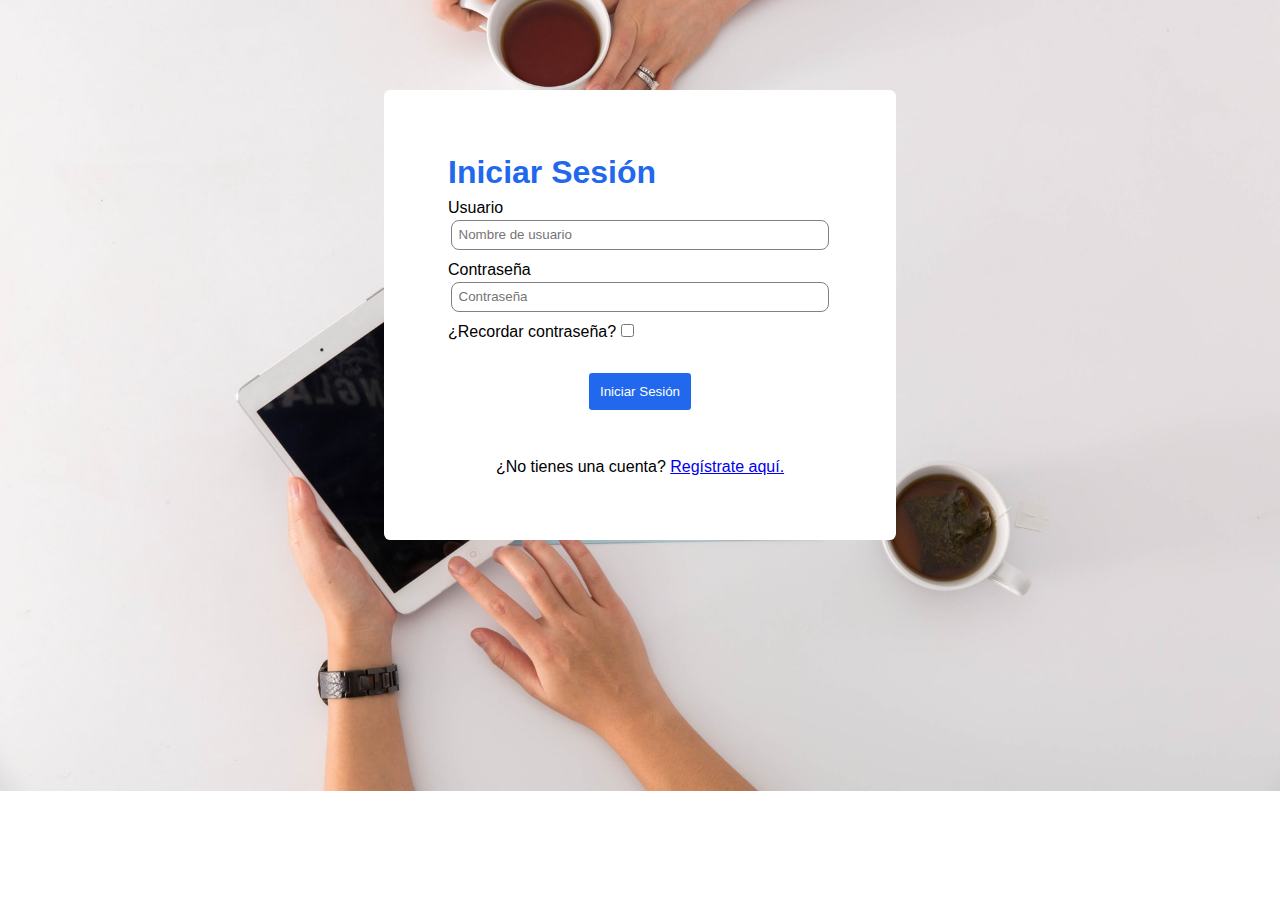
<file: ejercicioRegistro/index.html>
<!DOCTYPE html>
<html lang="es">
  <head>
    <meta charset="UTF-8" />
    <meta http-equiv="X-UA-Compatible" content="IE=edge" />
    <meta name="viewport" content="width=device-width, initial-scale=1.0" />
    <title>Iniciar Sesi&oacute;n</title>

    <!-- Estilos de CSS -->
    <link rel="stylesheet" href="./styles/styles.css" />
  </head>
  <body class="bg-general">
    <!-- Sección Login -->
    <section class="screen-form">
      <!-- Contenedor del formulario-->
      <div class="bg-white form-container">

    <form action="" method="POST">

        <!-- Contenedor del título-->
          <div>
            <h1 class="header-color">Iniciar Sesi&oacute;n</h1>  
          </div>

        <!-- Inputs de inicio de sesión -->

          <div class="input-container">
            <label for="usuario">Usuario</label>
            <input type="text" id="usuario" required placeholder="Nombre de usuario">    
            </label>
          </div>

          <div class="input-container">
            <label for="password">Contraseña</label>
            <input type="password" id="password" required placeholder="Contraseña">    
            </label>
          </div>

        <div class="checkbox-container">
          <label for="check">¿Recordar contraseña?</label>
          <input type="checkbox" id="check">
        </div>

        <div class="btn-login-container">
            <button type="submit">Iniciar Sesi&oacute;n</button>
          </div>

        <div class="reg-link">
        <p>¿No tienes una cuenta?&nbsp<a href="./registro.html"> Reg&iacute;strate aqu&iacute;.</a></p> 
        </div>
         
    </form>

      </div>
    </section>
  </body>
</html>
</file>
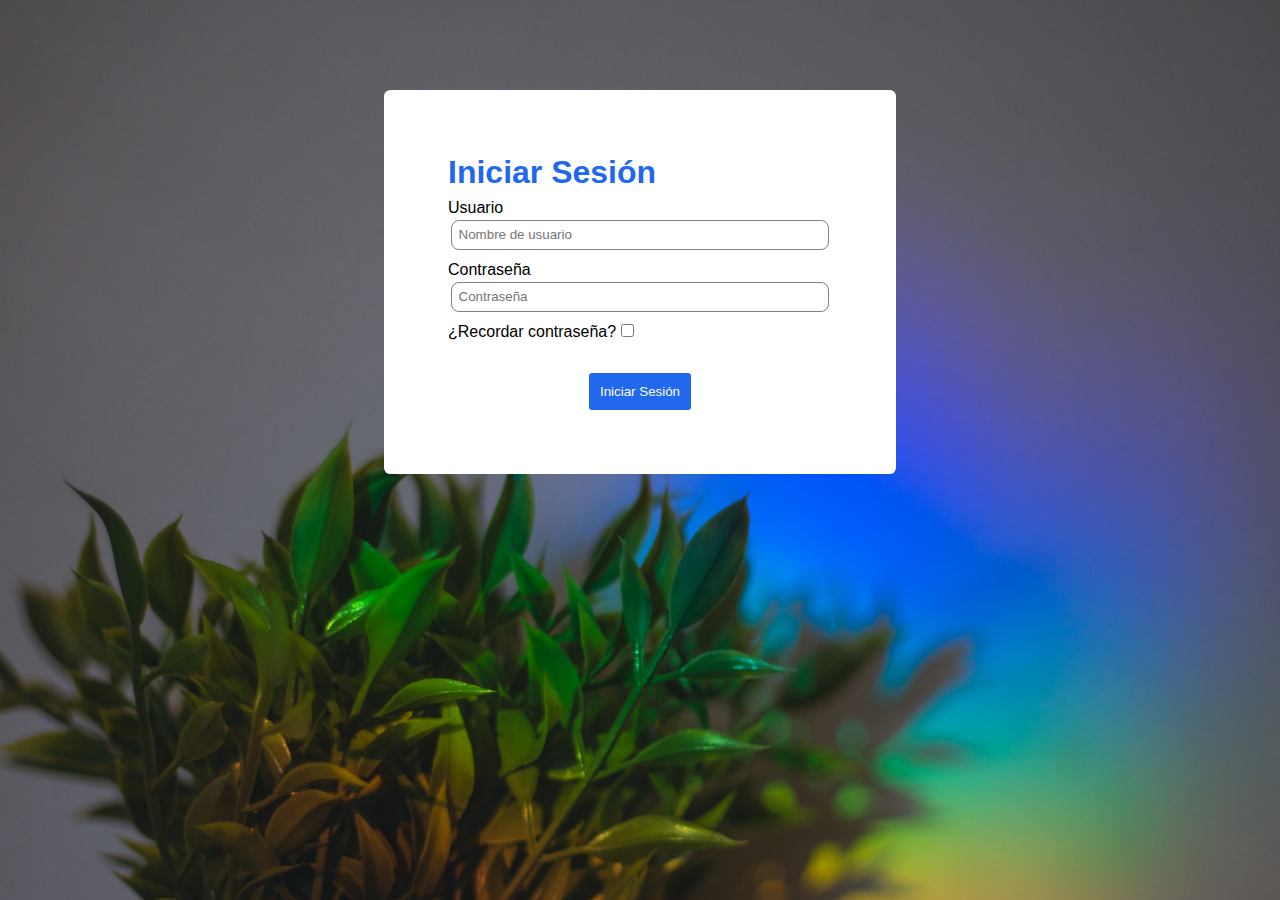
<file: formularioHTML/index.html>
<!DOCTYPE html>
<html lang="es">
  <head>
    <meta charset="UTF-8" />
    <meta http-equiv="X-UA-Compatible" content="IE=edge" />
    <meta name="viewport" content="width=device-width, initial-scale=1.0" />
    <title>Iniciar Sesi&oacute;n</title>

    <!-- Estilos de CSS -->
    <link rel="stylesheet" href="./styles/styles.css" />
  </head>
  <body class="bg-planta">
    <!-- Sección Login -->
    <section class="screen-form">
      <!-- Contenedor del formulario-->
      <div class="bg-white form-container">

    <form action="" method="POST">

        <!-- Contenedor del título-->
          <div>
            <h1 class="header-color">Iniciar Sesi&oacute;n</h1>  
          </div>

        <!-- Inputs de inicio de sesión -->

          <div class="input-container">
            <label for="usuario">Usuario</label>
            <input type="text" id="usuario" required placeholder="Nombre de usuario">    
            </label>
          </div>

          <div class="input-container">
            <label for="password">Contraseña</label>
            <input type="password" id="password" required placeholder="Contraseña">    
            </label>
          </div>

        <div class="checkbox-container">
          <label for="check">¿Recordar contraseña?</label>
          <input type="checkbox" id="check">
        </div>

        <div class="btn-login-container">
            <button type="submit">Iniciar Sesi&oacute;n</button>
          </div>
         
    </form>

      </div>
    </section>
  </body>
</html>
</file>
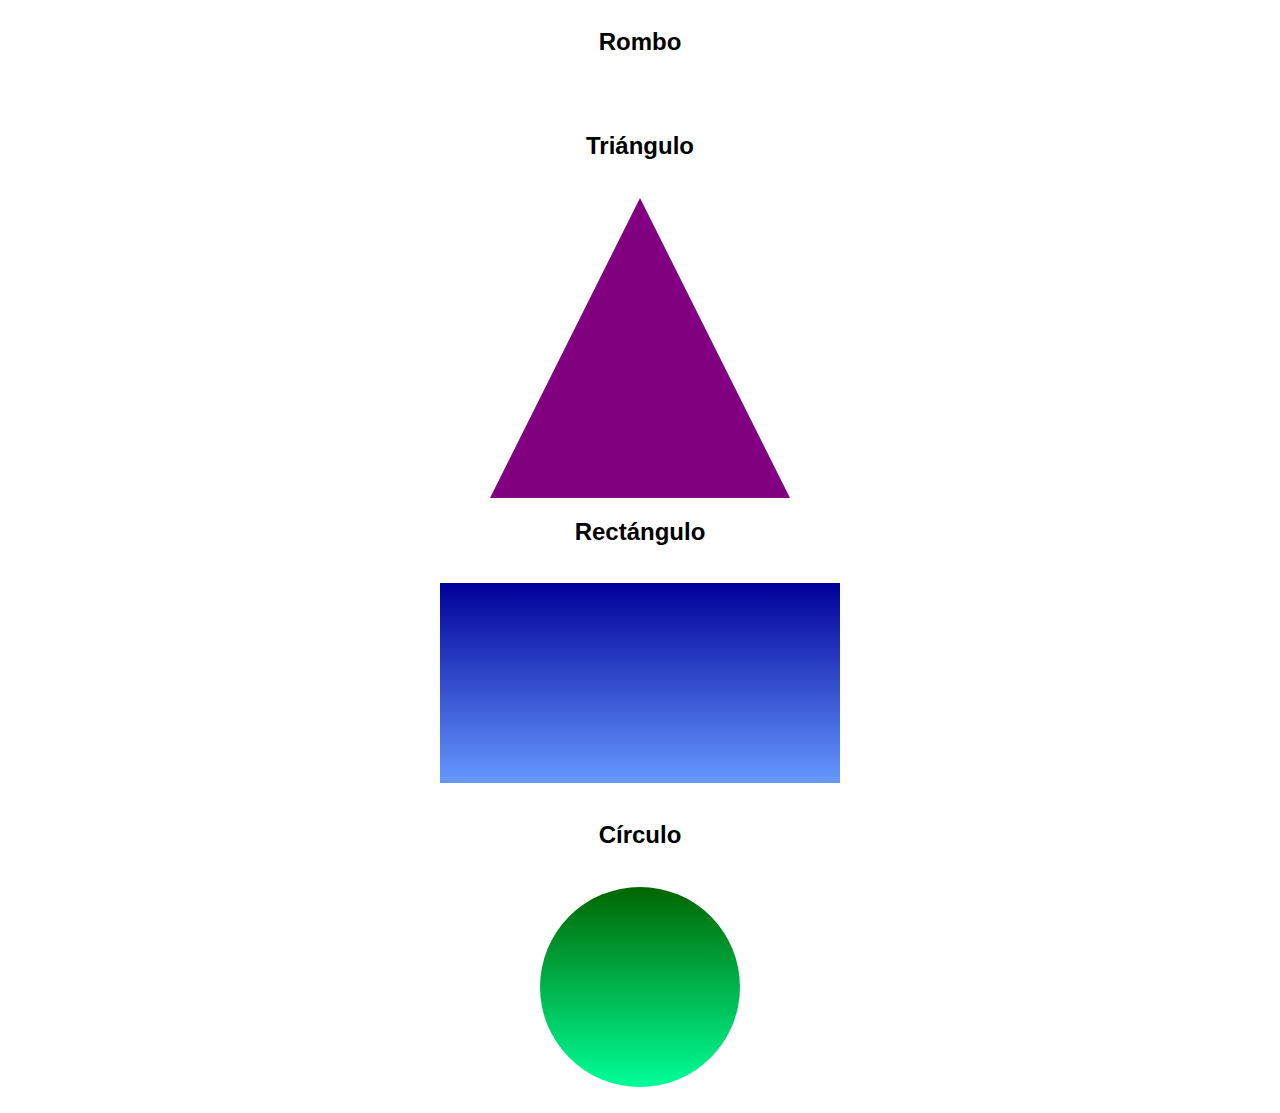
<file: quiz1/index.html>
<!DOCTYPE html>
<html lang="en">
  <head>
    <meta charset="UTF-8" />
    <meta http-equiv="X-UA-Compatible" content="IE=edge" />
    <meta name="viewport" content="width=device-width, initial-scale=1.0" />
    <link rel="stylesheet" href="./styles/styles.css" />
    <title>Figuras</title>
  </head>
  <body>
 <header class="imagenes">
    <section class="titulos">
    <h2>Círculo</h2>
    <br>
    <div class="circulo"></div>
    <br>
</section>
    
<section class="titulos">
    <h2>Rectángulo</h2>
    <br>
    <div class="rectangulo"></div>
    <br>
</section>

<section class="titulos">
    <h2>Triángulo</h2>
    <br>
    <div class="triangulo">
    <br>
    </div>
</section>

<section class="titulos">
    <h2>Rombo</h2>
    <br>
    <div class="rombo"></div>
    <br>
    </div>
</section>
</header>

<!-- No pude más, profe-->
  </body>
</html>
</file>
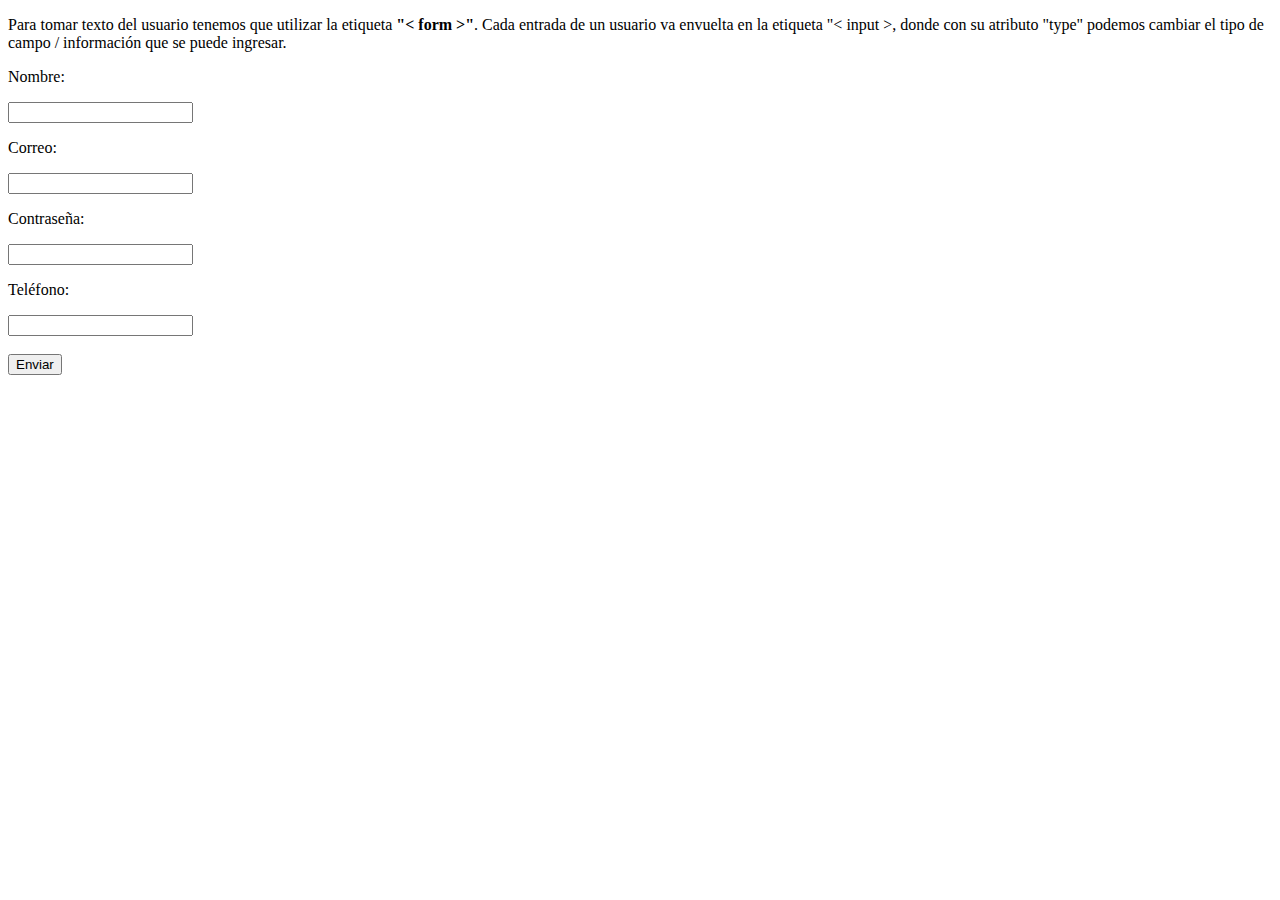
<file: tareaFormsBIT/index.html>
<!DOCTYPE html>
<html lang="en">
  <head>
    <meta charset="UTF-8" />
    <meta http-equiv="X-UA-Compatible" content="IE=edge" />
    <meta name="viewport" content="width=device-width, initial-scale=1.0" />
    <title>Document</title>
  </head>
  <body>
    <p>
      Para tomar texto del usuario tenemos que utilizar la etiqueta
      <b>"< form >"</b>. Cada entrada de un usuario va envuelta en la etiqueta
      "< input >, donde con su atributo "type" podemos cambiar el tipo de campo
      / información que se puede ingresar.
    </p>
    <form>
      <p>Nombre:</p>
      <input type="text" />
      <p>Correo:</p>
      <input type="email" />
      <p>Contraseña:</p>
      <input type="password" />
      <p>Teléfono:</p>
      <input type="number" /> <br /><br />
      <input type="submit" value="Enviar" />
    </form>
  </body>
</html>
</file>
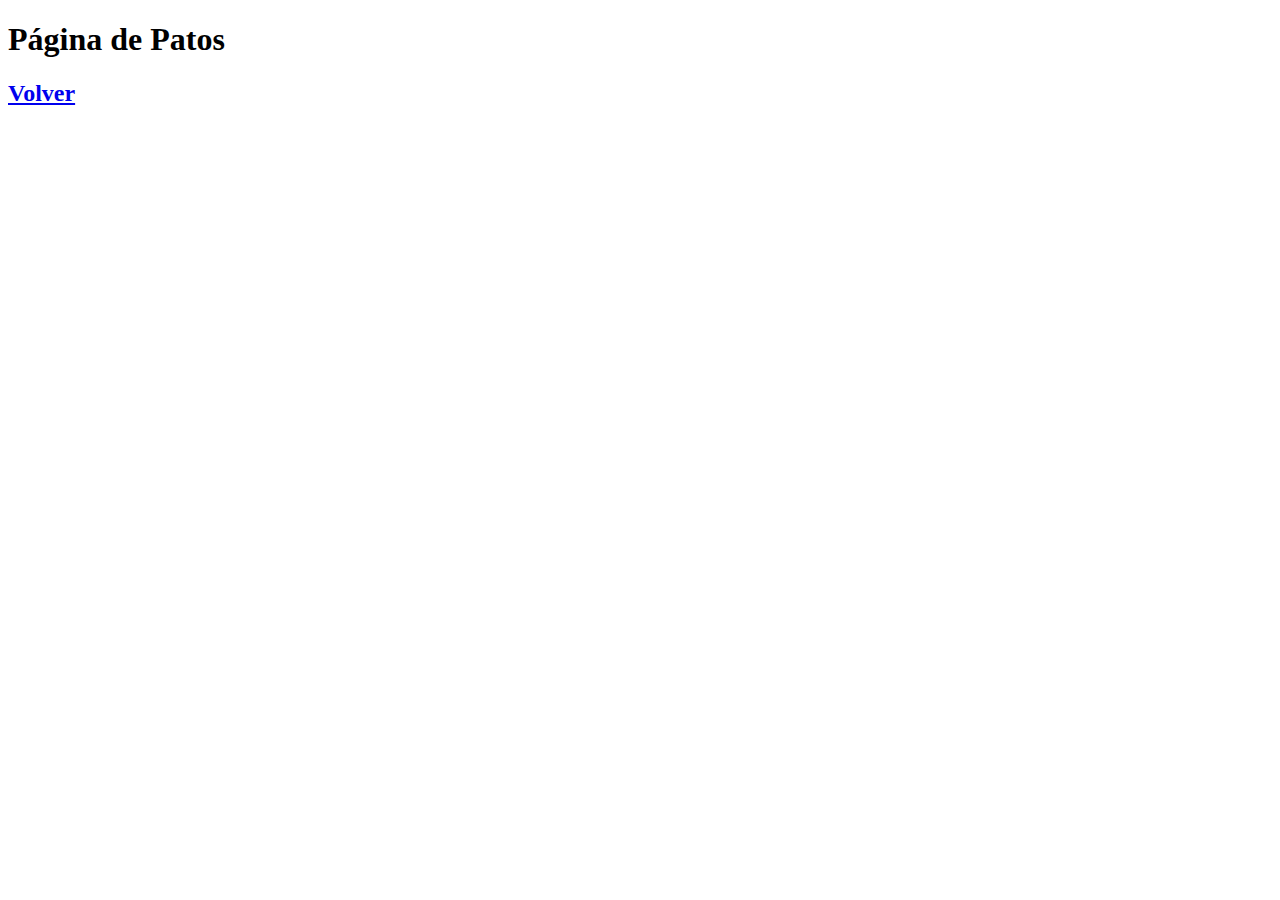
<file: clase1HTML/patos.html>
<!DOCTYPE html>
<html lang="es">
  <head>
    <meta charset="UTF-8" />
    <meta http-equiv="X-UA-Compatible" content="IE=edge" />
    <meta name="viewport" content="width=device-width, initial-scale=1.0" />
    <title>Patos</title>
  </head>
  <body>
    <!--menu-->

    <h1>Página de Patos</h1>
    <h2><a href="./index.html">Volver</a></h2>
  </body>
</html>
</file>
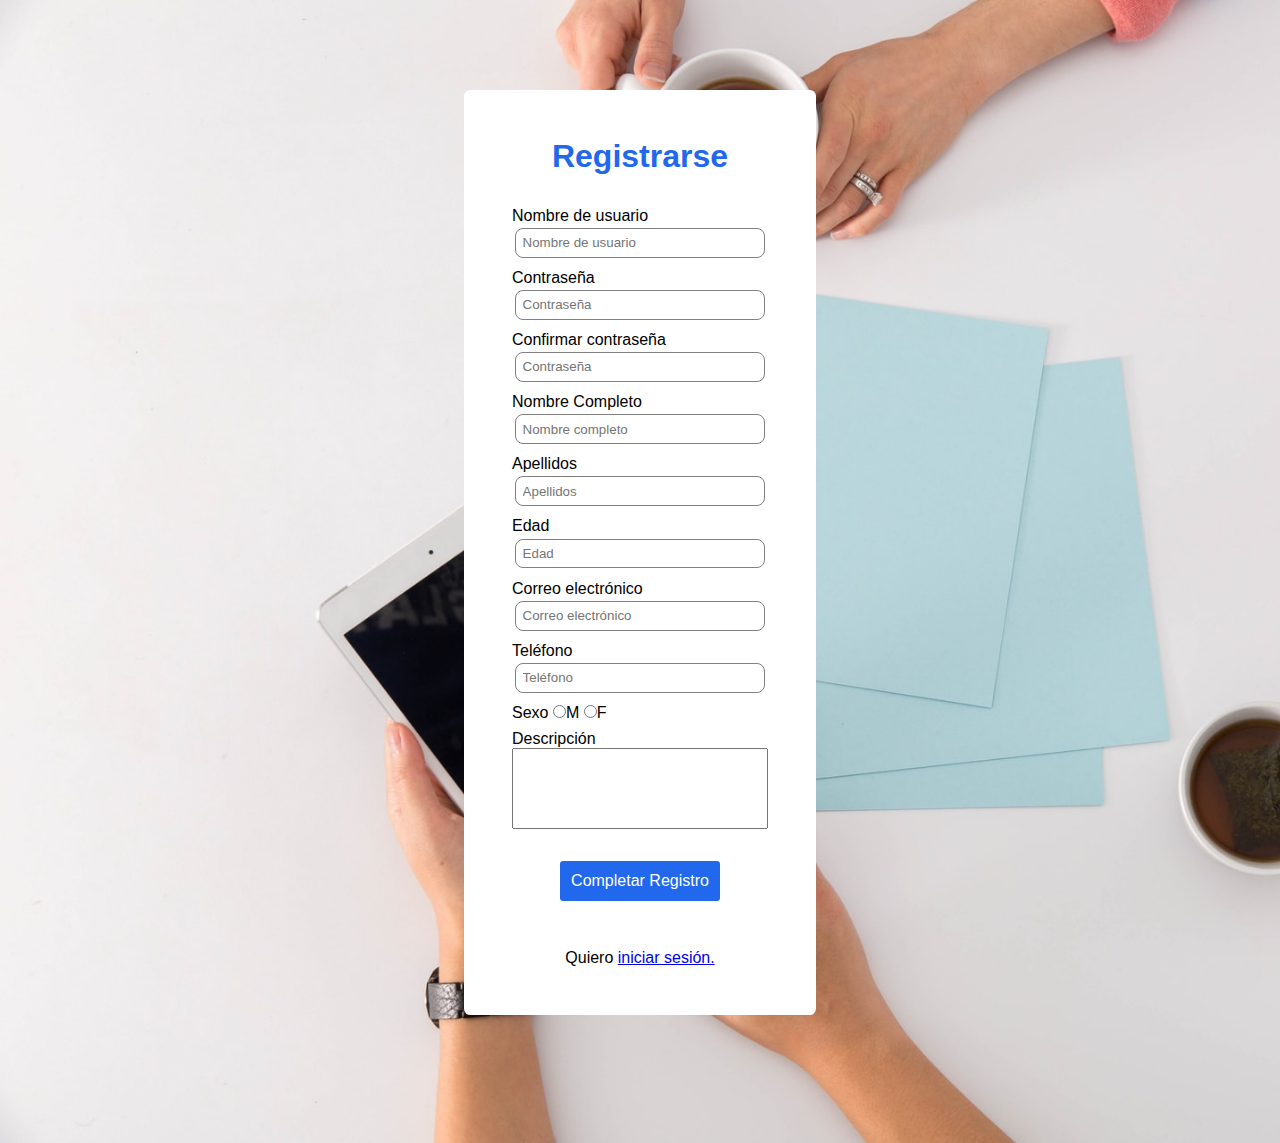
<file: ejercicioRegistro/registro.html>
<!DOCTYPE html>
<html lang="es">
  <head>
    <meta charset="UTF-8" />
    <meta http-equiv="X-UA-Compatible" content="IE=edge" />
    <meta name="viewport" content="width=device-width, initial-scale=1.0" />
    <title>Registro</title>

    <!-- Estilos de CSS -->
    <link rel="stylesheet" href="./styles/styles2.css" />
  </head>
  <body class="bg-general">
    <!-- Sección Login -->
    <section class="screen-form">
      <!-- Contenedor del formulario-->
      <div class="bg-white form-container">

    <form action="" method="POST">

        <!-- Contenedor del título-->
          <div>
            <h1 class="header-color">Registrarse</h1>  
          </div>

        <!-- Inputs del registro -->

          <div class="input-container">
            <label for="username">Nombre de usuario</label>
            <input type="text" id="usuario" required placeholder="Nombre de usuario">    
            </label>
          </div>

          <div class="input-container">
            <label for="pwrd">Contraseña</label>
            <input type="password" id="pwrd" required placeholder="Contraseña">    
            </label>
          </div>

          <div class="input-container">
            <label for="pwrdconfirmation">Confirmar contraseña</label>
            <input type="password" id="pwrdconfirmation" required placeholder="Contraseña">    
            </label>
          </div>

          <div class="input-container">
            <label for="nombres">Nombre Completo</label>
            <input type="text" id="nombres" required placeholder="Nombre completo">    
            </label>
          </div>
          
          <div class="input-container">
            <label for="apellidos">Apellidos</label>
            <input type="text" id="apellidos" required placeholder="Apellidos">    
            </label>
          </div>

          <div class="input-container">
            <label for="edad">Edad</label>
            <input type="number" id="edad" required placeholder="Edad">    
            </label>
          </div>

          <div class="input-container">
            <label for="correo">Correo electr&oacute;nico</label>
            <input type="email" id="correo" required placeholder="Correo electr&oacute;nico">    
            </label>
          </div>

          <div class="input-container">
            <label for="telefono">Tel&eacute;fono</label>
            <input type="number" id="telefono" required placeholder="Tel&eacute;fono">    
            </label>
          </div>

        <div class="radio-container">
          <label for="sexos">Sexo</label>
          <input type="radio" name="sexos" id="check">M
          <input type="radio" name="sexos" id="check">F
        </div>

        <div class="input-container">
            <label for="descripcion">Descripci&oacute;n</label>
            <textarea id="descripcion" required placeholder="Descripci&oacute;n del usuario" rows="5">
            </textarea>    
        </div>

        <div class="btn-register-container">
            <button type="submit">Completar Registro</button>
          </div>

        <div class="reg-link">
        <p>Quiero&nbsp;<a href="./index.html">iniciar sesi&oacute;n.</a></p> 
        </div>
         
    </form>

      </div>
    </section>
  </body>
</html>
</file>
<file: ejercicioRegistro/styles/styles.css>
/* Estilos generales */
*{
    font-family: Arial, Helvetica, sans-serif;
    margin: 0px;
}

/* Color del título */

.header-color{
    color: #2168ec;
}

/* Imagen de fondo body */

.bg-general{
    background-image: url("../img/fondo.jpg");
    background-size: cover; /* para que cubra todo */
    background-repeat: no-repeat;
    background-position-y: 20%; /* Para subir la imagen */
}

/* Contenedor del formulario */

.bg-white{
    background-color: white;
}

.form-container{
    padding: 4rem;
    width: 30%;
    border-radius: 0.4rem;
    /* display: flex;
    justify-content: center;
    flex-direction: column; */
}

/* Contenedores de inputs */

.input-container{
    margin-top: 0.5rem;
    display: flex;
    flex-direction: column;
}

.input-container input {
    border-radius: 0.5rem;
    border: solid 0.1rem gray;
    padding: 0.4rem;
    margin: 0.2rem;
}

.checkbox-container {
    margin-top: 0.5rem;
}

/* Estilos de botones */

.btn-login-container {
    margin-top: 2rem;
    display: flex;
    justify-content: center;
}

.btn-login-container button {
    padding: 0.7rem;
    background-color: #2168ec;
    border: 0;
    border-radius: 0.2rem;
    color:white;
    transition: background-color 0.5s;
}

.btn-login-container button:hover{
   background-color: green;
}


/* Alineación Formulario */
.screen-form{
    display: flex;
    justify-content: center;
    margin-top: 7%;
}

/* Línea de registro Pantalla Inicial */

.reg-link p {
    margin-top: 3rem;
    display: flex;
    justify-content: center;
    text-align: center;
}
</file>
<file: formularioHTML/styles/styles.css>
/* Estilos generales */
*{
    font-family: Arial, Helvetica, sans-serif;
    margin: 0px;
}

/* Color del título */

.header-color{
    color: #2168ec;
}

/* Imagen de fondo body */

.bg-planta{
    background-image: url("../img/planta.jpg");
    background-size: cover; /* para que cubra todo */
    background-repeat: no-repeat;
    background-position-y: 20%; /* Para subir la imagen */
}

/* Contenedor del formulario */

.bg-white{
    background-color: white;
}

.form-container{
    padding: 4rem;
    width: 30%;
    border-radius: 0.4rem;
    /* display: flex;
    justify-content: center;
    flex-direction: column; */
}

/* Contenedores de inputs */

.input-container{
    margin-top: 0.5rem;
    display: flex;
    flex-direction: column;
}

.input-container input {
    border-radius: 0.5rem;
    border: solid 0.1rem gray;
    padding: 0.4rem;
    margin: 0.2rem;
}

.checkbox-container {
    margin-top: 0.5rem;
}

/* Estilos de botones */

.btn-login-container {
    margin-top: 2rem;
    display: flex;
    justify-content: center;
}

.btn-login-container button {
    padding: 0.7rem;
    background-color: #2168ec;
    border: 0;
    border-radius: 0.2rem;
    color:white;
    transition: background-color 0.5s;
}

.btn-login-container button:hover{
   background-color: green;
}




/* Alineación Formulario */
.screen-form{
    display: flex;
    justify-content: center;
    margin-top: 7%;
}
</file>
<file: quiz1/styles/styles.css>
.circulo {
  width: 200px;
  height: 200px;
  background: linear-gradient(to bottom, #006600 0%, #00ff99 100%);
  display: block;
  border-radius: 80%;
}

.rectangulo {
  width: 400px;
  height: 200px;
  background: linear-gradient(to bottom, #000099 0%, #6699ff 100%);;
  display: block;
}

.triangulo {
  width: 0;
  height: 0;
  border-left: 150px solid transparent;
  border-right: 150px solid transparent;
  border-bottom: 300px solid purple;
  display: block;
}

.titulos{
    font-family: Arial;
    text-align: center;
}

.imagenes{
    display: flex;
    align-items: center;
    justify-content: center;
    flex-direction: column-reverse;
}
</file>
<file: ejercicioRegistro/styles/styles2.css>
/* Estilos generales */
*{
    font-family: Arial, Helvetica, sans-serif;
    margin: 0px;
}

/* Color del título */

.header-color{
    color: #2168ec;
    text-align: center;
    margin-bottom: 2rem;
}

/* Imagen de fondo body */

.bg-general{
    background-image: url("../img/fondo.jpg");
    background-size: cover; /* para que cubra todo */
    background-repeat: no-repeat;
}

/* Contenedor del formulario */

.bg-white{
    background-color: white;
    margin-bottom: 8rem;
}

.form-container{
    padding: 3rem;
    width: 20%;
    border-radius: 0.4rem;
}

/* Contenedores de inputs */

.input-container{
    margin-top: 0.5rem;
    display: flex;
    flex-direction: column;
}

.input-container input {
    border-radius: 0.5rem;
    border: solid 0.1rem gray;
    padding: 0.4rem;
    margin: 0.2rem;
}

.input-container textarea{
    resize: none;
}

.radio-container {
    margin-top: 0.5rem;
}

/* Estilos de botones */

.btn-register-container {
    margin-top: 2rem;
    display: flex;
    justify-content: center;
}

.btn-register-container button {
    padding: 0.7rem;
    background-color: #2168ec;
    border: 0;
    border-radius: 0.2rem;
    color:white;
    font-size: 1rem;
    transition: background-color 0.4s;
}

.btn-register-container button:hover{
   background-color: green;
}


/* Alineación Formulario */
.screen-form{
    display: flex;
    justify-content: center;
    margin-top: 7%;
}

/* Línea de registro Pantalla Inicial */

.reg-link p {
    margin-top: 3rem;
    display: flex;
    justify-content: center;
    text-align: center;
}
</file>
